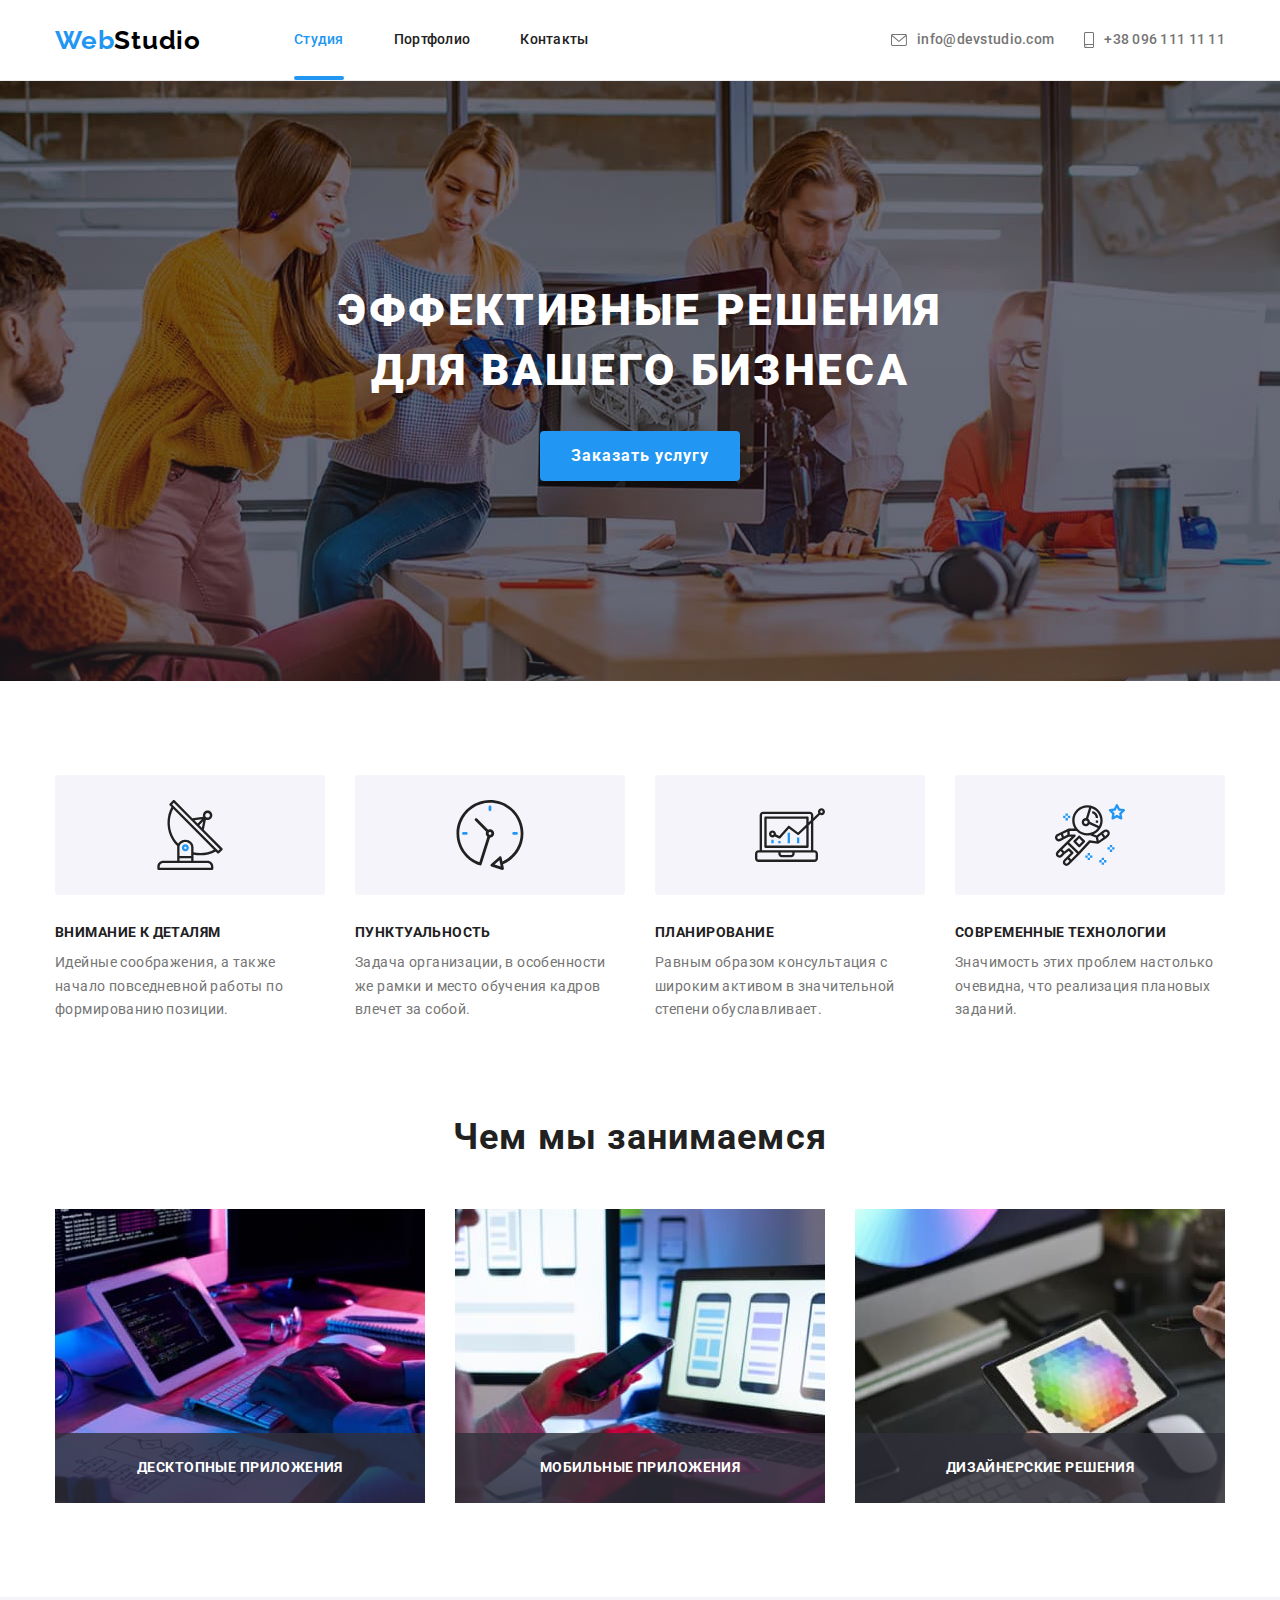
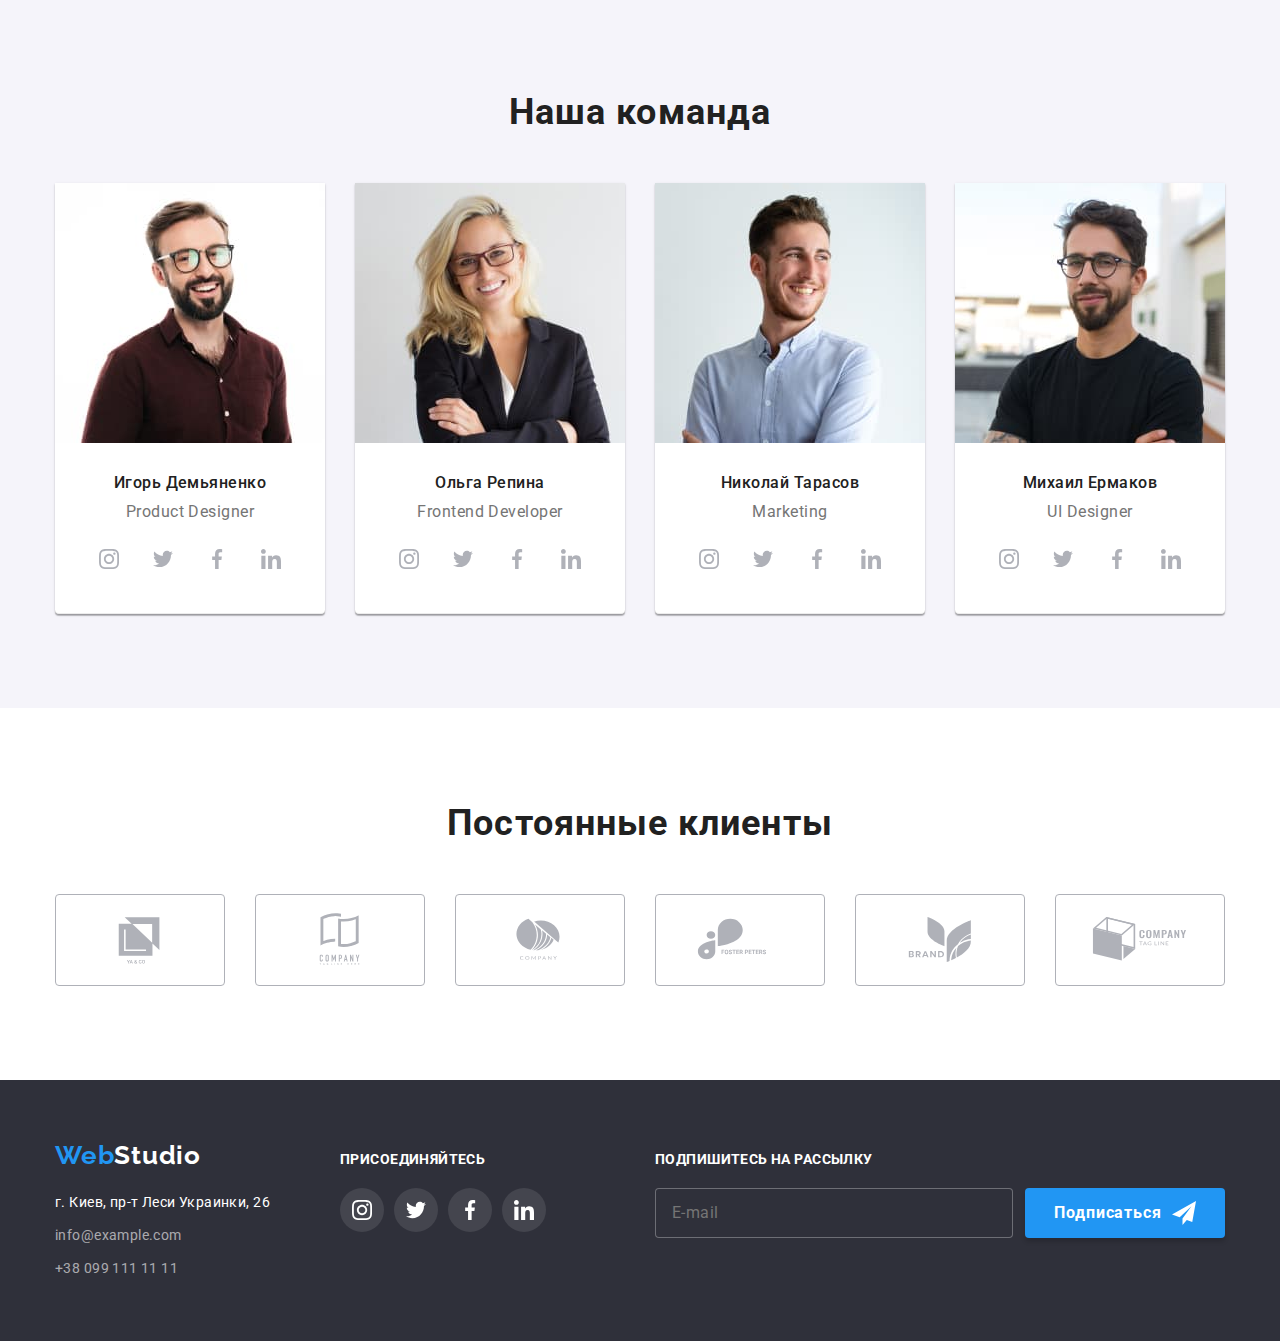
<file: index.html>
<!DOCTYPE html>
<html lang="ru">

<head>
    <meta charset="UTF-8">
    <meta http-equiv="X-UA-Compatible" content="IE=edge">
    <meta name="viewport" content="width=device-width, initial-scale=1.0">
    <link rel="stylesheet" href="https://cdnjs.cloudflare.com/ajax/libs/modern-normalize/1.0.0/modern-normalize.min.css" />
    <link rel="stylesheet" href="./css/main.min.css" />
    <link rel="preconnect" href="https://fonts.googleapis.com">
    <link rel="preconnect" href="https://fonts.gstatic.com" crossorigin>
    <link href="https://fonts.googleapis.com/css2?family=Raleway:wght@700&family=Roboto:wght@400;500;700;900&display=swap"
        rel="stylesheet">
    <title>Студия</title>
</head>

<body>
    <header class="header">
        <div class="container">
            <nav class="header__nav">
                <a href="" class="header__logo"><span class="header__logo--color">Web</span>Studio</a>
                <ul class="header__link-list">
                    <li class="header__item"><a class="header__link header__link--active" href="./index.html">Студия</a></li>
                    <li class="header__item"><a class="header__link" href="./portfolio.html">Портфолио</a></li>
                    <li class="header__item"><a class="header__link" href="">Контакты</a></li>
                </ul>
            </nav>
            <ul class="header__contacts">
                <li class="header__item">
                    <a class="header__link header__link--color" href="mailto:info@devstudio.com">
                        <svg class="header__icon" width="16" height="12">
                            <use href="./images/icons.svg#icon-envelope"></use>
                        </svg>
                        info@devstudio.com
                    </a>
                </li>
                <li class="header__item">
                    <a class="header__link header__link--color" href="tel:+380961111111">
                        <svg class="header__icon" width="10" height="16">
                            <use href="./images/icons.svg#icon-smartphone"></use>
                        </svg>
                        +38 096 111 11 11
                    </a>
                </li>
            </ul>
            <button type="button" class="header__menu-btn" aria-expanded="false" aria-controls="mobile-menu"
                data-menu-button>
                <svg width="40" height="40" aria-label="Кнопка виклику мобільного меню">
                    <use class="header__menu-icon-cross" href="./images/menu-close.svg#icon-close"></use>
                    <use class="header__menu-icon-menu" href="./images/menu-close.svg#icon-menu"></use>
                </svg>
            </button>
            <div class="header__mobile-menu" id="mobile-menu" data-menu>
                <ul class="header__mobile-link-list">
                    <li class="header__item"><a class="header__mobile-link header__mobile-link--active" href="./index.html">Студия</a></li>
                    <li class="header__item"><a class="header__mobile-link" href="./portfolio.html">Портфолио</a></li>
                    <li class="header__item"><a class="header__mobile-link" href="">Контакты</a></li>
                </ul>
                <ul class="header__mobile-contacts">
                    <li class="header__item">
                        <a class="header__mobile-contacts-phone" href="tel:+380961111111">
                            +38 096 111 11 11
                        </a>
                    </li>
                    <li class="header__item">
                        <a class="header__mobile-contacts-email" href="mailto:info@devstudio.com">
                            info@devstudio.com
                        </a>
                    </li>
                </ul>
                <ul class="header__mobile-soc">
                    <li class="header__item"><a class="header__mobile-soc-link" href="">Instagram</a></li>
                    <li class="header__item"><a class="header__mobile-soc-link" href="">Twitter</a></li>
                    <li class="header__item"><a class="header__mobile-soc-link" href="">Facebook</a></li>
                    <li class="header__item"><a class="header__mobile-soc-link" href="">LinkedIn</a></li>
                </ul>
            </div>
        </div>
    </header>
    <main>
        <section class="hero">
            <div class="container">
                <h1 class="hero__title">Эффективные решения для вашего бизнеса</h1>
                <button class="hero__btn" type="button" data-modal-open>Заказать услугу</button>
            </div>
        </section>
        <section class="futures section">
            <div class="container">
                <h2 class="section__title section__title--hidden">Наші переваги</h2>
                <ul class="section__list">
                    <li class="section__item">
                        <div class="futures__icons">
                            <svg width="70" height="70">
                                <use href="./images/icons.svg#icon-antenna"></use>
                            </svg>
                        </div>
                        <h3 class="futures__title">Внимание к деталям</h3>
                        <p class="futures__text">Идейные соображения, а также начало повседневной работы по формированию позиции.</p>
                    </li>
                    <li class="section__item">
                        <div class="futures__icons">
                            <svg width="70" height="70">
                                <use href="./images/icons.svg#icon-clock"></use>
                            </svg>
                        </div>
                        <h3 class="futures__title">Пунктуальность</h3>
                        <p class="futures__text">Задача организации, в особенности же рамки и место обучения кадров влечет за собой.</p>
                    </li>
                    <li class="section__item">
                        <div class="futures__icons">
                            <svg width="70" height="70">
                                <use href="./images/icons.svg#icon-diagram"></use>
                            </svg>
                        </div>
                        <h3 class="futures__title">Планирование</h3>
                        <p class="futures__text">Равным образом консультация с широким активом в значительной степени обуславливает.</p>
                    </li>
                    <li class="section__item">
                        <div class="futures__icons">
                            <svg width="70" height="70">
                                <use href="./images/icons.svg#icon-astronaut"></use>
                            </svg>
                        </div>
                        <h3 class="futures__title">Современные технологии</h3>
                        <p class="futures__text">Значимость этих проблем настолько очевидна, что реализация плановых заданий.</p>
                    </li>
                </ul>
            </div>
        </section>
        <section class="works section">
            <div class="container">
                <h2 class="section__title">Чем мы занимаемся</h2>
                <ul class="section__list">
                    <li class="section__item">
                        <img class="works__img" srcset="./images/box-1.jpg 1x, ./images/box-1-2x.jpg 2x" src="./images/box-1.jpg" alt="Спеціаліст створює розмітку" width="370">
                        <p class="works__card-title">Десктопные приложения</p>
                    </li>
                    <li class="section__item">
                        <img class="works__img" srcset="./images/box-2.jpg 1x, ./images/box-2-2x.jpg 2x" src="./images/box-2.jpg" alt="Спеціаліст розробляє дизайн" width="370">
                        <p class="works__card-title">Мобильные приложения</p>
                    </li>
                    <li class="section__item">
                        <img class="works_img" srcset="./images/box-3.jpg 1x, ./images/box-3-2x.jpg 2x" src="./images/box-3.jpg" alt="Дизайнер оберає кольори" width="370">
                        <p class="works__card-title">Дизайнерские решения</p>
                    </li>
                </ul>
            </div>
        </section>
        <section class="team section">
            <div class="container">
                <h2 class="section__title">Наша команда</h2>
                <ul class="section__list">
                    <li class="section__item team__item">
                        <img class="team__img" srcset="./images/img-1.jpg 1x, ./images/img-1-2x.jpg 2x" src="./images/img-1.jpg" alt="фото Игорь Демьяненко" width="270">
                        <h3 class="team__name">Игорь Демьяненко</h3>
                        <p class="team__name team__profession">Product Designer</p>
                        <div class="social-networks">
                            <a class="social-networks__icon">
                                <svg width="20" height="20">
                                    <use href="./images/icons.svg#icon-instagram"></use>
                                </svg>
                            </a>
                            <a class="social-networks__icon">
                                <svg width="20" height="20">
                                    <use href="./images/icons.svg#icon-twitter"></use>
                                </svg>
                            </a>
                            <a class="social-networks__icon">
                                <svg width="20" height="20">
                                    <use href="./images/icons.svg#icon-facebook"></use>
                                </svg>
                            </a>
                            <a class="social-networks__icon">
                                <svg width="20" height="20">
                                    <use href="./images/icons.svg#icon-linkedin"></use>
                                </svg>
                            </a>
                        </div>
                    </li>
                    <li class="section__item team__item">
                        <img class="team__img" srcset="./images/img-2.jpg 1x, ./images/img-2-2x.jpg 2x" src="./images/img-2.jpg" alt="фото Ольга Репина" width="270">
                        <h3 class="team__name">Ольга Репина</h3>
                        <p class="team__name team__profession">Frontend Developer</p>
                        <div class="social-networks">
                            <a class="social-networks__icon">
                                <svg width="20" height="20">
                                    <use href="./images/icons.svg#icon-instagram"></use>
                                </svg>
                            </a>
                            <a class="social-networks__icon">
                                <svg width="20" height="20">
                                    <use href="./images/icons.svg#icon-twitter"></use>
                                </svg>
                            </a>
                            <a class="social-networks__icon">
                                <svg width="20" height="20">
                                    <use href="./images/icons.svg#icon-facebook"></use>
                                </svg>
                            </a>
                            <a class="social-networks__icon">
                                <svg width="20" height="20">
                                    <use href="./images/icons.svg#icon-linkedin"></use>
                                </svg>
                            </a>
                        </div>
                    </li>
                    <li class="section__item team__item">
                        <img class="team__img" srcset="./images/img-3.jpg 1x, ./images/img-3-2x.jpg 2x" src="./images/img-3.jpg" alt="фото Николай Тарасов" width="270">
                        <h3 class="team__name">Николай Тарасов</h3>
                        <p class="team__name team__profession">Marketing</p>
                        <div class="social-networks">
                            <a class="social-networks__icon">
                                <svg width="20" height="20">
                                    <use href="./images/icons.svg#icon-instagram"></use>
                                </svg>
                            </a>
                            <a class="social-networks__icon">
                                <svg width="20" height="20">
                                    <use href="./images/icons.svg#icon-twitter"></use>
                                </svg>
                            </a>
                            <a class="social-networks__icon">
                                <svg width="20" height="20">
                                    <use href="./images/icons.svg#icon-facebook"></use>
                                </svg>
                            </a>
                            <a class="social-networks__icon">
                                <svg width="20" height="20">
                                    <use href="./images/icons.svg#icon-linkedin"></use>
                                </svg>
                            </a>
                        </div>
                    </li>
                    <li class="section__item team__item">
                        <img class="team__img" srcset="./images/img-4.jpg 1x, ./images/img-4-2x.jpg 2x" src="./images/img-4.jpg" alt="фото Михаил Ермаков" width="270">
                        <h3 class="team__name">Михаил Ермаков</h3>
                        <p class="team__name team__profession">UI Designer</p>
                        <div class="social-networks">
                            <a class="social-networks__icon">
                                <svg width="20" height="20">
                                    <use href="./images/icons.svg#icon-instagram"></use>
                                </svg>
                            </a>
                            <a class="social-networks__icon">
                                <svg width="20" height="20">
                                    <use href="./images/icons.svg#icon-twitter"></use>
                                </svg>
                            </a>
                            <a class="social-networks__icon">
                                <svg width="20" height="20">
                                    <use href="./images/icons.svg#icon-facebook"></use>
                                </svg>
                            </a>
                            <a class="social-networks__icon">
                                <svg width="20" height="20">
                                    <use href="./images/icons.svg#icon-linkedin"></use>
                                </svg>
                            </a>
                        </div>
                    </li>
                </ul>
            </div>
        </section>
        <section class="clients section">
            <div class="container">
                <h2 class="section__title">Постоянные клиенты</h2>
                <ul class="section__list">
                    <li class="clients__icon-item">
                        <a class="clients__icon" href="">
                            <svg width="106" height="60">
                                <use href="./images/icons.svg#icon-logo1"></use>
                            </svg>
                        </a>
                    </li>
                    <li class="clients__icon-item">
                        <a class="clients__icon" href="">
                            <svg width="106" height="60">
                                <use href="./images/icons.svg#icon-logo2"></use>
                            </svg>
                        </a>
                    </li>
                    <li class="clients__icon-item">
                        <a class="clients__icon" href="">
                            <svg width="106" height="60">
                                <use href="./images/icons.svg#icon-logo3"></use>
                            </svg>
                        </a>
                    </li>
                    <li class="clients__icon-item">
                        <a class="clients__icon" href="">
                            <svg width="106" height="60">
                                <use href="./images/icons.svg#icon-logo4"></use>
                            </svg>
                        </a>
                    </li>
                    <li class="clients__icon-item">
                        <a class="clients__icon" href="">
                            <svg width="106" height="60">
                                <use href="./images/icons.svg#icon-logo5"></use>
                            </svg>
                        </a>
                    </li>
                    <li class="clients__icon-item">
                        <a class="clients__icon" href="">
                            <svg width="106" height="60">
                                <use href="./images/icons.svg#icon-logo6"></use>
                            </svg>
                        </a>
                    </li>
                </ul>
            </div>
        </section>
    </main>
    <footer class="footer">
        <div class="container">
            <div class="footer__container-tablet">
                <div class="footer__contacts">
                    <a href="" class="footer__logo"><span class="footer__logo--color">Web</span>Studio</a>
                    <address>
                        <ul class="footer__list">
                            <li class="footer__list-item">
                                <p class="footer__list-item--postmail">г. Киев, пр-т Леси Украинки, 26</p>
                            </li>
                            <li class="footer__list-item">
                                <a class="footer__list-item--email-phone links" href="mailto:info@example.com">info@example.com</a>
                            </li>
                            <li class="footer__list-item">
                                <a class="footer__list-item--email-phone links" href="tel:+380991111111">+38 099 111 11 11</a>
                            </li>
                        </ul>
                    </address>
                </div>
                <div class="footer__join">
                    <strong class="footer__join-text">присоединяйтесь</strong>
                    <div class="footer__join-icons">
                        <a class="footer__join-icon">
                            <svg width="20" height="20">
                                <use href="./images/icons.svg#icon-instagram-w"></use>
                            </svg>
                        </a>
                        <a class="footer__join-icon">
                            <svg width="20" height="20">
                                <use href="./images/icons.svg#icon-twitter-w"></use>
                            </svg>
                        </a>
                        <a class="footer__join-icon">
                            <svg width="20" height="20">
                                <use href="./images/icons.svg#icon-facebook-w"></use>
                            </svg>
                        </a>
                        <a class="footer__join-icon">
                            <svg width="20" height="20">
                                <use href="./images/icons.svg#icon-linkedin-w"></use>
                            </svg>
                        </a>
                    </div>
                </div>
            </div>
            <div class="footer__signup">
                <strong class="footer__signup-text">Подпишитесь на рассылку</strong>
                <form class="footer__signup-form">
                    <input class="footer__signup-input" type="email" name="email" id="email" placeholder="E-mail">
                    <label for="email"></label>
                    <button class="footer__signup-btn" type="submit">
                        Подписаться
                        <span class="footer__signup-btn-img">
                            <svg width="24" height="24">
                                <use href="./images/icons.svg#icon-icon-send"></use>
                            </svg>
                        </span>
                    </button>
                </form>
            </div>
        </div>
    </footer>
    <div class="backdrop backdrop--is-hidden" data-modal>
        <div class="modal">
            <button class="modal__btn-close" data-modal-close>
                <svg width="18" height="18">
                    <use href="./images/icons.svg#icon-close-black"></use>
                </svg>
            </button>
            <p class="modal__send-title">Оставьте свои данные, мы вам перезвоним</p>
            <form class="modal__send-form">
                <label class="modal__send-label" for="name">Имя</label>
                <div class="modal__container-input">
                    <input class="modal__send-input" type="text" name="name" id="name">
                    <svg class="modal__send-icon" width="18" height="18">
                        <use href="./images/icons.svg#icon-person-black"></use>
                    </svg>
                </div>
                <label class="modal__send-label" for="phone">Телефон</label>
                <div class="modal__container-input">
                    <input class="modal__send-input" type="text" name="phone" id="phone">
                    <svg class="modal__send-icon" width="18" height="18">
                        <use href="./images/icons.svg#icon-phone-black"></use>
                    </svg>
                </div>
                <label class="modal__send-label" for="mail">Почта</label>
                <div class="modal__container-input">
                    <input class="modal__send-input" type="text" name="mail" id="mail">
                    <svg class="modal__send-icon" width="18" height="18">
                        <use href="./images/icons.svg#icon-email-black"></use>
                    </svg>
                </div>
                <label class="modal__send-label" for="coment">Комментарий</label>
                <textarea class="modal__send-coment" name="coment" id="coment" placeholder="Введите текст"></textarea>
                <div class="modal__confirm-block">
                    <label class="modal__confirm-label">
                        <input class="modal__checkbox" type="checkbox" name="confirm" id="confirm">
                        <span class="modal__confirm-icon"></span>
                        <span class="modal__confirm-text">Соглашаюсь с рассылкой и принимаю <span class="modal__confirm-agreement">Условия договора</span></span>
                        <svg class="modal__confirm-icon-apply" width="16" height="15">
                            <use href="./images/icons.svg#icon-icon-check"></use>
                        </svg>
                    </label>
                </div>
            </form>
            <button class="modal__send-btn">Отправить</button>
        </div>
    </div>
    <script src="./js/modal.js"></script>
    <script src="./js/mobile-menu.js"></script>
</body>

</html>
</file>
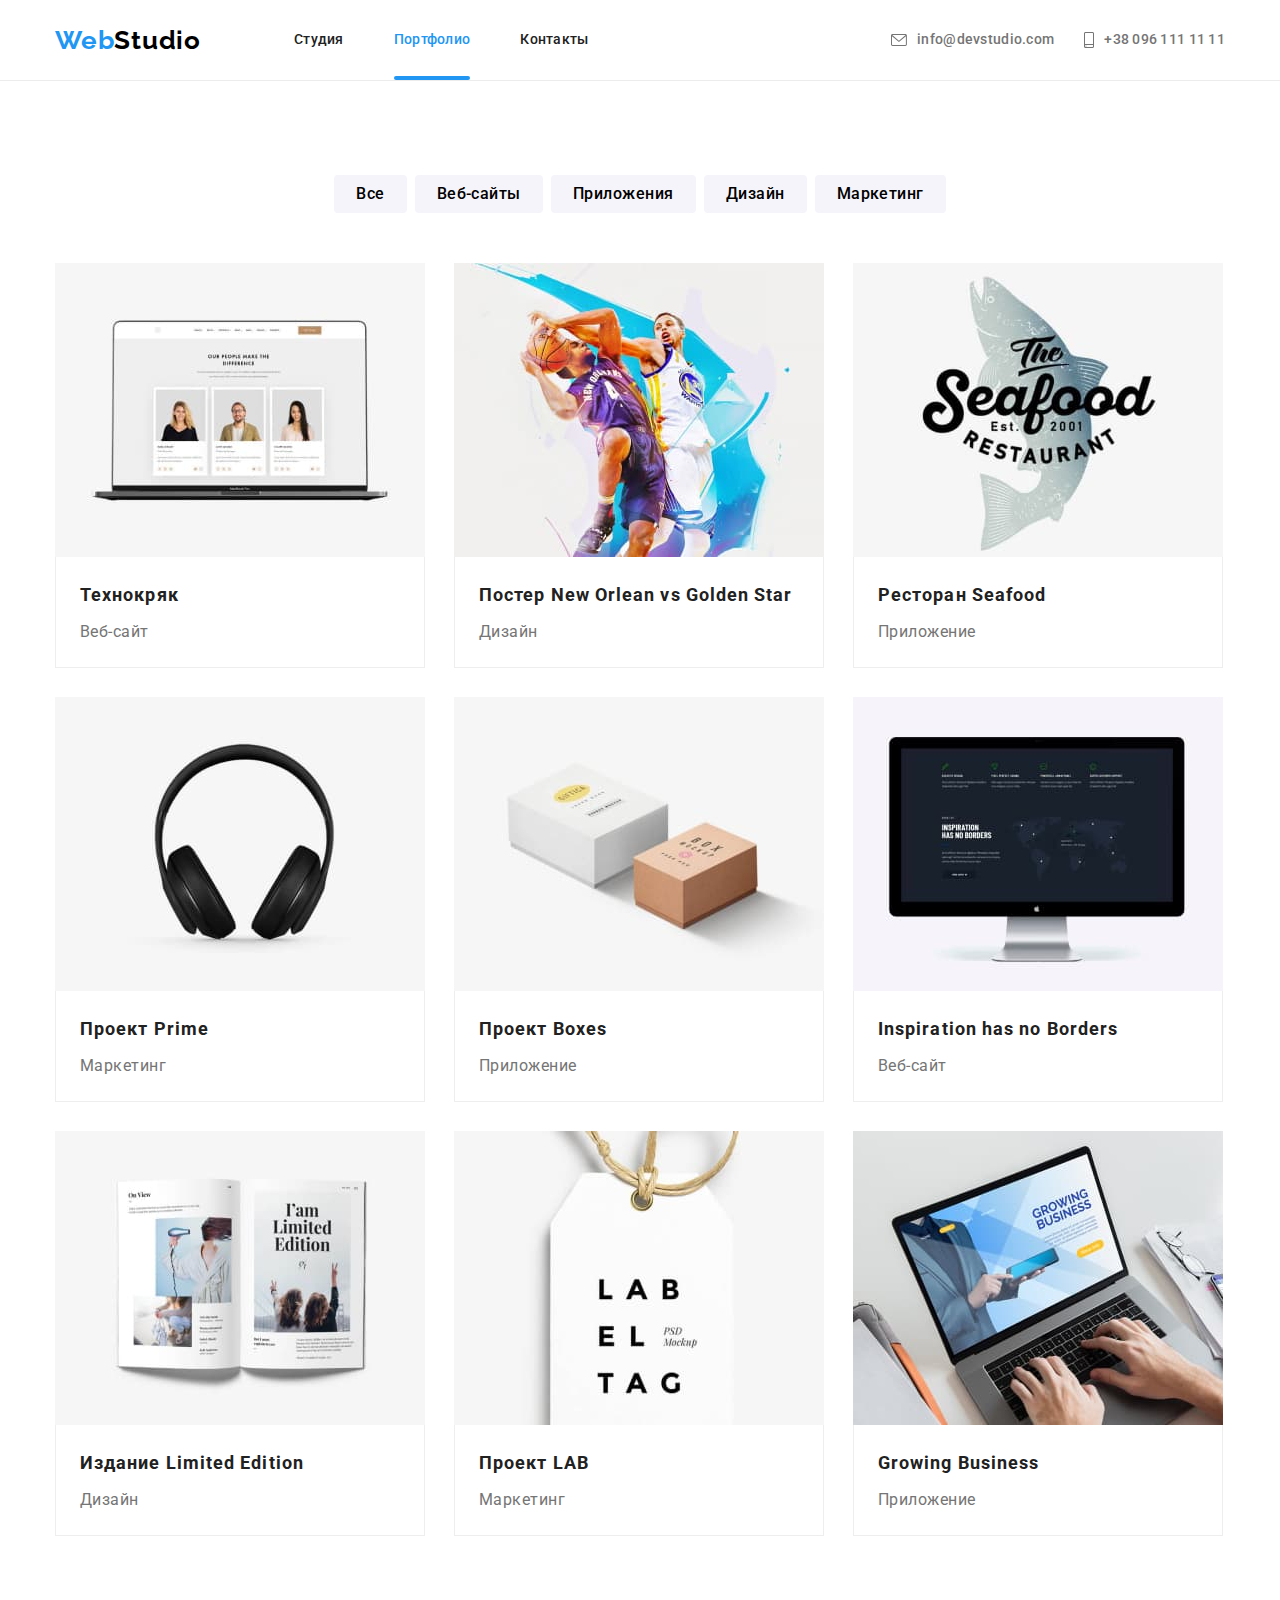
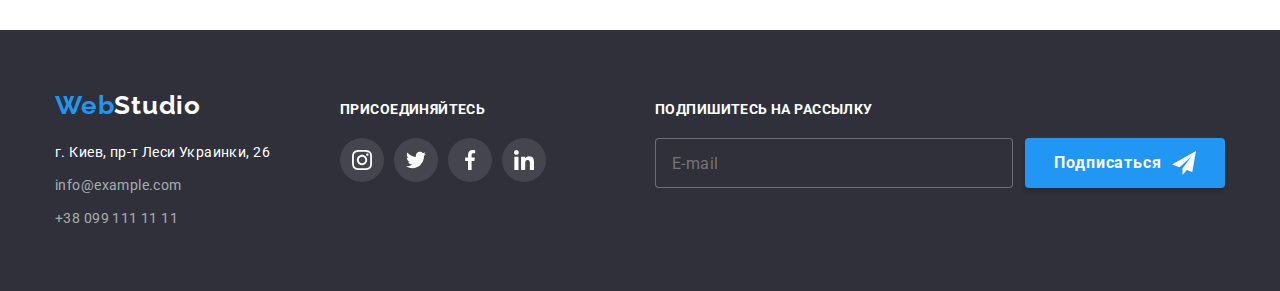
<file: portfolio.html>
<!DOCTYPE html>
<html lang="ru">

<head>
    <meta charset="UTF-8">
    <meta http-equiv="X-UA-Compatible" content="IE=edge">
    <meta name="viewport" content="width=device-width, initial-scale=1.0">
    <link rel="stylesheet" href="https://cdnjs.cloudflare.com/ajax/libs/modern-normalize/1.0.0/modern-normalize.min.css" />
    <link rel="stylesheet" href="./css/main.min.css" />
    <link rel="preconnect" href="https://fonts.googleapis.com">
    <link rel="preconnect" href="https://fonts.gstatic.com" crossorigin>
    <link href="https://fonts.googleapis.com/css2?family=Raleway:wght@700&family=Roboto:wght@400;500;700;900&display=swap"
        rel="stylesheet">
    <title>Студия</title>
</head>

<body>
    <header class="header">
        <div class="container">
            <nav class="header__nav">
                <a href="" class="header__logo"><span class="header__logo--color">Web</span>Studio</a>
                <ul class="header__link-list">
                    <li class="header__item"><a class="header__link" href="./index.html">Студия</a>
                    </li>
                    <li class="header__item"><a class="header__link header__link--active" href="./portfolio.html">Портфолио</a></li>
                    <li class="header__item"><a class="header__link" href="">Контакты</a></li>
                </ul>
            </nav>
            <ul class="header__contacts">
                <li class="header__item">
                    <a class="header__link header__link--color" href="mailto:info@devstudio.com">
                        <svg class="header__icon" width="16" height="12">
                            <use href="./images/icons.svg#icon-envelope"></use>
                        </svg>
                        info@devstudio.com
                    </a>
                </li>
                <li class="header__item">
                    <a class="header__link header__link--color" href="tel:+380961111111">
                        <svg class="header__icon" width="10" height="16">
                            <use href="./images/icons.svg#icon-smartphone"></use>
                        </svg>
                        +38 096 111 11 11
                    </a>
                </li>
            </ul>
            <button type="button" class="header__menu-btn" aria-expanded="false" aria-controls="mobile-menu"
                data-menu-button>
                <svg width="40" height="40" aria-label="Кнопка виклику мобільного меню">
                    <use class="header__menu-icon-cross" href="./images/menu-close.svg#icon-close"></use>
                    <use class="header__menu-icon-menu" href="/images/menu-close.svg#icon-menu"></use>
                </svg>
            </button>
            <div class="header__mobile-menu" id="mobile-menu" data-menu>
                <ul class="header__mobile-link-list">
                    <li class="header__item"><a class="header__mobile-link" href="./index.html">Студия</a></li>
                    <li class="header__item"><a class="header__mobile-link header__mobile-link--active" href="./portfolio.html">Портфолио</a></li>
                    <li class="header__item"><a class="header__mobile-link" href="">Контакты</a></li>
                </ul>
                <ul class="header__mobile-contacts">
                    <li class="header__item">
                        <a class="header__mobile-contacts-phone" href="tel:+380961111111">
                            +38 096 111 11 11
                        </a>
                    </li>
                    <li class="header__item">
                        <a class="header__mobile-contacts-email" href="mailto:info@devstudio.com">
                            info@devstudio.com
                        </a>
                    </li>
                </ul>
                <ul class="header__mobile-soc">
                    <li class="header__item"><a class="header__mobile-soc-link" href="">Instagram</a></li>
                    <li class="header__item"><a class="header__mobile-soc-link" href="">Twitter</a></li>
                    <li class="header__item"><a class="header__mobile-soc-link" href="">Facebook</a></li>
                    <li class="header__item"><a class="header__mobile-soc-link" href="">LinkedIn</a></li>
                </ul>
            </div>
        </div>
    </header>
    <main>
        <section class="portfolio section">
            <div class="container">
                <h1 class="section__title section__title--hidden">Портфолио</h1>
                <ul class="portfolio__btn-list">
                    <li class="portfolio__btn-list-item">
                        <button type="button" class="portfolio__btn">Все</button>
                    </li>
                    <li class="portfolio__btn-list-item">
                        <button type="button" class="portfolio__btn">Веб-сайты</button>
                    </li>
                    <li class="portfolio__btn-list-item">
                        <button type="button" class="portfolio__btn">Приложения</button>
                    </li>
                    <li class="portfolio__btn-list-item">
                        <button type="button" class="portfolio__btn">Дизайн</button>
                    </li>
                    <li class="portfolio__btn-list-item">
                        <button type="button" class="portfolio__btn">Маркетинг</button>
                    </li>
                </ul>
                <ul class="portfolio__list">
                    <li class="portfolio__list-item">
                        <a class="portfolio__block" href="">
                            <div class="portfolio__img">
                                <img class="portfolio__img" srcset="./images/img-p-1.jpg 1x, ./images/img-p-1-2x.jpg 2x" src="./images/img-p-1.jpg" alt="Технокряк">
                                <div class="portfolio__overlay">
                                    <p class="portfolio__overlay-text">Ресурс предлагает комплексные предложения с разным уровнем функционала и сервисов. Все это
                                        позволит
                                        посетителю получить исчерпывающие сведения о компании или частном лице.</p>
                                </div>
                            </div>
                            <div class="portfolio__card">
                                <h2 class="portfolio__title">Технокряк</h2>
                                <p class="portfolio__text crutch">Веб-сайт</p>
                            </div>
                        </a>
                    </li>
                    <li class="portfolio__list-item">
                        <a class="portfolio__block" href="">
                            <div class="portfolio__img">
                                <img class="portfolio__img" srcset="./images/img-p-2.jpg 1x, ./images/img-p-2-2x.jpg 2x" src="./images/img-p-2.jpg" alt="Постер New Orlean vs Golden Star" width="370">
                                <div class="portfolio__overlay">
                                    <p class="portfolio__overlay-text">Ресурс предлагает комплексные предложения с разным уровнем функционала и сервисов. Все это
                                        позволит
                                        посетителю получить исчерпывающие сведения о компании или частном лице.</p>
                                </div>
                            </div>
                            <div class="portfolio__card">
                                <h2 class="portfolio__title">Постер New Orlean vs Golden Star</h2>
                                <p class="portfolio__text">Дизайн</p>
                            </div>
                        </a>
                    </li>
                    <li class="portfolio__list-item">
                        <a class="portfolio__block" href="">
                            <div class="portfolio__img">
                                <img class="portfolio__img" srcset="./images/img-p-3.jpg 1x, ./images/img-p-3-2x.jpg 2x" src="./images/img-p-3.jpg" alt="Ресторан Seafood" width="370">
                                <div class="portfolio__overlay">
                                    <p class="portfolio__overlay-text">Ресурс предлагает комплексные предложения с разным уровнем функционала и сервисов. Все это
                                        позволит
                                        посетителю получить исчерпывающие сведения о компании или частном лице.</p>
                                </div>
                            </div>
                            <div class="portfolio__card">
                                <h2 class="portfolio__title">Ресторан Seafood</h2>
                                <p class="portfolio__text">Приложение</p>
                            </div>
                        </a>
                    </li>
                    <li class="portfolio__list-item">
                        <a class="portfolio__block" href="">
                            <div class="portfolio__img">
                                <img class="portfolio__img" srcset="./images/img-p-4.jpg 1x, ./images/img-p-4-2x.jpg 2x" src="./images/img-p-4.jpg" alt="Проект Prime" width="370">
                                <div class="portfolio__overlay">
                                    <p class="portfolio__overlay-text">Ресурс предлагает комплексные предложения с разным уровнем функционала и сервисов. Все это
                                        позволит
                                        посетителю получить исчерпывающие сведения о компании или частном лице.</p>
                                </div>
                            </div>
                            <div class="portfolio__card">
                                <h2 class="portfolio__title">Проект Prime</h2>
                                <p class="portfolio__text">Маркетинг</p>
                            </div>
                        </a>
                    </li>
                    <li class="portfolio__list-item">
                        <a class="portfolio__block" href="">
                            <div class="portfolio__img">
                                <img class="portfolio__img" srcset="./images/img-p-5.jpg 1x, ./images/img-p-5-2x.jpg 2x" src="./images/img-p-5.jpg" alt="Проект Boxes" width="370">
                                <div class="portfolio__overlay">
                                    <p class="portfolio__overlay-text">Ресурс предлагает комплексные предложения с разным уровнем функционала и сервисов. Все это
                                        позволит
                                        посетителю получить исчерпывающие сведения о компании или частном лице.</p>
                                </div>
                            </div>
                            <div class="portfolio__card">
                                <h2 class="portfolio__title">Проект Boxes</h2>
                                <p class="portfolio__text">Приложение</p>
                            </div>
                        </a>
                    </li>
                    <li class="portfolio__list-item">
                        <a class="portfolio__block" href="">
                            <div class="portfolio__img">
                                <img class="portfolio__img" srcset="./images/img-p-6.jpg 1x, ./images/img-p-6-2x.jpg 2x" src="./images/img-p-6.jpg" alt="Inspiration has no Borders" width="370">
                                <div class="portfolio__overlay">
                                    <p class="portfolio__overlay-text">Ресурс предлагает комплексные предложения с разным уровнем функционала и сервисов. Все это
                                        позволит
                                        посетителю получить исчерпывающие сведения о компании или частном лице.</p>
                                </div>
                            </div>
                            <div class="portfolio__card">
                                <h2 class="portfolio__title">Inspiration has no Borders</h2>
                                <p class="portfolio__text">Веб-сайт</p>
                            </div>
                        </a>
                    </li>
                    <li class="portfolio__list-item">
                        <a class="portfolio__block" href="">
                            <div class="portfolio__img">
                                <img class="portfolio__img" srcset="./images/img-p-7.jpg 1x, ./images/img-p-7-2x.jpg 2x" src="./images/img-p-7.jpg" alt="Издание Limited Edition" width="370">
                                <div class="portfolio__overlay">
                                    <p class="portfolio__overlay-text">Ресурс предлагает комплексные предложения с разным уровнем функционала и сервисов. Все это
                                        позволит
                                        посетителю получить исчерпывающие сведения о компании или частном лице.</p>
                                </div>
                            </div>
                            <div class="portfolio__card">
                                <h2 class="portfolio__title">Издание Limited Edition</h2>
                                <p class="portfolio__text">Дизайн</p>
                            </div>
                        </a>
                    </li>
                    <li class="portfolio__list-item">
                        <a class="portfolio__block" href="">
                            <div class="portfolio__img">
                                <img class="portfolio__img" srcset="./images/img-p-8.jpg 1x, ./images/img-p-8-2x.jpg 2x" src="./images/img-p-8.jpg" alt="Проект LAB" width="370">
                                <div class="portfolio__overlay">
                                    <p class="portfolio__overlay-text">Ресурс предлагает комплексные предложения с разным уровнем функционала и сервисов. Все это
                                        позволит
                                        посетителю получить исчерпывающие сведения о компании или частном лице.</p>
                                </div>
                            </div>
                            <div class="portfolio__card">
                                <h2 class="portfolio__title">Проект LAB</h2>
                                <p class="portfolio__text">Маркетинг</p>
                            </div>
                        </a>
                    </li>
                    <li class="portfolio__list-item">
                        <a class="portfolio__block" href="">
                            <div class="portfolio__img">
                                <img class="portfolio__img" srcset="./images/img-p-9.jpg 1x, ./images/img-p-9-2x.jpg 2x" src="./images/img-p-9.jpg" alt="Growing Business" width="370">
                                <div class="portfolio__overlay">
                                    <p class="portfolio__overlay-text">Ресурс предлагает комплексные предложения с разным уровнем функционала и сервисов. Все это
                                        позволит
                                        посетителю получить исчерпывающие сведения о компании или частном лице.</p>
                                </div>
                            </div>
                            <div class="portfolio__card">
                                <h2 class="portfolio__title">Growing Business</h2>
                                <p class="portfolio__text">Приложение</p>
                            </div>
                        </a>
                    </li>
                </ul>
            </div>
        </section>
    </main>
    <footer class="footer">
        <div class="container">
            <div class="footer__container-tablet">
                <div class="footer__contacts">
                    <a href="" class="footer__logo"><span class="footer__logo--color">Web</span>Studio</a>
                    <address>
                        <ul class="footer__list">
                            <li class="footer__list-item">
                                <p class="footer__list-item--postmail">г. Киев, пр-т Леси Украинки, 26</p>
                            </li>
                            <li class="footer__list-item">
                                <a class="footer__list-item--email-phone links"
                                    href="mailto:info@example.com">info@example.com</a>
                            </li>
                            <li class="footer__list-item">
                                <a class="footer__list-item--email-phone links" href="tel:+380991111111">+38 099 111 11
                                    11</a>
                            </li>
                        </ul>
                    </address>
                </div>
                <div class="footer__join">
                    <strong class="footer__join-text">присоединяйтесь</strong>
                    <div class="footer__join-icons">
                        <a class="footer__join-icon">
                            <svg width="20" height="20">
                                <use href="./images/icons.svg#icon-instagram-w"></use>
                            </svg>
                        </a>
                        <a class="footer__join-icon">
                            <svg width="20" height="20">
                                <use href="./images/icons.svg#icon-twitter-w"></use>
                            </svg>
                        </a>
                        <a class="footer__join-icon">
                            <svg width="20" height="20">
                                <use href="./images/icons.svg#icon-facebook-w"></use>
                            </svg>
                        </a>
                        <a class="footer__join-icon">
                            <svg width="20" height="20">
                                <use href="./images/icons.svg#icon-linkedin-w"></use>
                            </svg>
                        </a>
                    </div>
                </div>
            </div>
            <div class="footer__signup">
                <strong class="footer__signup-text">Подпишитесь на рассылку</strong>
                <form class="footer__signup-form">
                    <input class="footer__signup-input" type="email" name="email" id="email" placeholder="E-mail">
                    <label for="email"></label>
                    <button class="footer__signup-btn" type="submit">
                        Подписаться
                        <span class="footer__signup-btn-img">
                            <svg width="24" height="24">
                                <use href="./images/icons.svg#icon-icon-send"></use>
                            </svg>
                        </span>
                    </button>
                </form>
            </div>
        </div>
    </footer>
    <script src="./js/mobile-menu.js"></script>
</body>
   
</html>
</file>
<file: css/main.min.css>
body{color:#212121;background-color:#fff;font-family:"Roboto",sans-serif}h1,h2,h3,h4,h5,h6,p,ul{margin:0;padding:0}.container{margin:0 auto;padding:0 15px}@media screen and (min-width: 480px){.container{width:480px}}@media screen and (min-width: 768px){.container{width:768px}}@media screen and (min-width: 1200px){.container{width:1200px}}img{display:block;max-width:100%;height:auto}.header{position:relative;padding:16px 0;margin:0 0;border-bottom:1px solid #ececec}@media screen and (min-width: 768px){.header{display:-webkit-box;display:-ms-flexbox;display:flex;padding:0}}@media screen and (min-width: 1200px){.header{padding:0}}.header .container{display:-webkit-box;display:-ms-flexbox;display:flex}@media screen and (min-width: 768px){.header__nav{display:-webkit-box;display:-ms-flexbox;display:flex;-webkit-box-align:center;-ms-flex-align:center;align-items:center}}.header__logo{display:-webkit-box;display:-ms-flexbox;display:flex;-webkit-box-align:center;-ms-flex-align:center;align-items:center;margin-right:78px;font-family:"Raleway",sans-serif;font-weight:700;font-size:24px;line-height:1.17;letter-spacing:.03em;text-decoration:none;color:#000;-webkit-transition:color 250ms cubic-bezier(0.4, 0, 0.2, 1),fill 250ms cubic-bezier(0.4, 0, 0.2, 1);transition:color 250ms cubic-bezier(0.4, 0, 0.2, 1),fill 250ms cubic-bezier(0.4, 0, 0.2, 1)}@media screen and (min-width: 1200px){.header__logo{margin-right:93px;font-size:26px}}.header__logo--color{color:#2196f3}.header__logo:hover,.header__logo:focus{color:#2196f3;fill:#2196f3}.header__link{position:relative;display:-webkit-box;display:-ms-flexbox;display:flex;padding:32px 0;-webkit-box-align:center;-ms-flex-align:center;align-items:center;font-weight:500;font-size:14px;line-height:1.14;letter-spacing:.02em;text-decoration:none;color:#212121;fill:#757575;-webkit-transition:color 250ms cubic-bezier(0.4, 0, 0.2, 1),fill 250ms cubic-bezier(0.4, 0, 0.2, 1);transition:color 250ms cubic-bezier(0.4, 0, 0.2, 1),fill 250ms cubic-bezier(0.4, 0, 0.2, 1)}@media screen and (min-width: 768px)and (max-width: 1199px){.header__link{padding:10px}}.header__link--active{color:#2196f3}.header__link--active::after{position:absolute;bottom:0;content:"";display:block;width:100%;height:4px;border-radius:2px;background-color:#2196f3}@media screen and (min-width: 768px)and (max-width: 1199px){.header__link--active::after{width:calc(100% - 20px);bottom:-18px}}.header__link:hover,.header__link:focus{color:#2196f3;fill:#2196f3}.header__link-list{display:none}@media screen and (min-width: 768px){.header__link-list{display:-webkit-box;display:-ms-flexbox;display:flex;-webkit-box-align:center;-ms-flex-align:center;align-items:center;list-style:none}}.header__link-list .header__item+.header__item{margin-left:30px}@media screen and (min-width: 1200px){.header__link-list .header__item+.header__item{margin-left:50px}}.header__contacts{display:none;list-style:none}@media screen and (min-width: 768px){.header__contacts{display:-webkit-box;display:-ms-flexbox;display:flex;-webkit-box-orient:vertical;-webkit-box-direction:normal;-ms-flex-direction:column;flex-direction:column;margin-left:auto;margin-right:0px;padding:0}}@media screen and (min-width: 1200px){.header__contacts{-webkit-box-orient:horizontal;-webkit-box-direction:normal;-ms-flex-direction:row;flex-direction:row;margin-left:auto}}@media screen and (max-width: 767px){.header__contacts .header__link{padding:0;font-size:12px;line-height:1.17}}@media screen and (max-width: 767px){.header__contacts .header__item:nth-child(1){padding-bottom:10px}}@media screen and (min-width: 1200px){.header__contacts .header__item+.header__item{margin-left:30px}}.header__link--color{color:#757575}.header__icon{margin-right:8px}@media screen and (min-width: 1200px){.header__icon{margin-right:10px}}.header__menu-btn{position:fixed;top:10px;right:15px;display:-webkit-inline-box;display:-ms-inline-flexbox;display:inline-flex;padding:0;margin:0;border:none;background-color:rgba(0,0,0,0);fill:#000;-webkit-transition:fill 250ms cubic-bezier(0.4, 0, 0.2, 1);transition:fill 250ms cubic-bezier(0.4, 0, 0.2, 1);z-index:2}@media screen and (min-width: 768px){.header__menu-btn{display:none}}.header__menu-btn.header__menu-is-open .header__menu-icon-cross{display:block}.header__menu-btn.header__menu-is-open .header__menu-icon-menu{display:none}.header__menu-btn:hover,.header__menu-btn:focus{fill:#2196f3}.header__menu-icon-cross{display:none}.header__mobile-menu{position:fixed;display:none;top:0;right:0;width:100%;padding:48px 40px;background-color:#fff;height:100%;z-index:1}.header__mobile-menu.header__menu-is-open{display:-webkit-box;display:-ms-flexbox;display:flex;-webkit-box-orient:vertical;-webkit-box-direction:normal;-ms-flex-direction:column;flex-direction:column;-webkit-box-pack:justify;-ms-flex-pack:justify;justify-content:space-between}.header__mobile-link-list{list-style:none;margin-bottom:auto}.header__mobile-link-list .header__mobile-link{padding:0;font-weight:500;font-size:40px;line-height:1.17;color:#000;letter-spacing:.02em;text-decoration:none}.header__mobile-link-list .header__mobile-link--active{color:#2196f3}.header__mobile-link-list .header__item:not(:last-child){margin-bottom:32px}.header__mobile-contacts{list-style:none;margin-top:auto;margin-bottom:auto}.header__mobile-contacts .header__item:first-child{margin-bottom:32px}.header__mobile-contacts-phone{font-weight:500;font-size:34px;line-height:1.17;letter-spacing:.02em;color:#2196f3;text-decoration:none}.header__mobile-contacts-email{font-weight:500;font-size:24px;line-height:28px;letter-spacing:.02em;text-decoration:none;color:#757575}.header__mobile-soc{list-style:none;display:-webkit-box;display:-ms-flexbox;display:flex;margin-bottom:0px;margin-top:auto}.header__mobile-soc-link{font-weight:500;font-size:18px;line-height:1.2;letter-spacing:.02em;color:#2196f3;text-decoration:none}.header__mobile-soc .header__item:not(:last-child){padding-right:10px;border-right:1px solid rgba(33,33,33,.2)}.header__mobile-soc .header__item:not(:first-child){padding-left:10px}.hero{margin-left:auto;margin-right:auto;max-width:480px;background-position:center;background-size:cover;background-image:-webkit-gradient(linear, left top, left bottom, from(rgba(0, 0, 0, 0.2)), to(rgba(47, 48, 58, 0.4))),url(../images/header-img-480.jpg);background-image:linear-gradient(rgba(0, 0, 0, 0.2), rgba(47, 48, 58, 0.4)),url(../images/header-img-480.jpg)}@media(min-device-pixel-ratio: 2),(-webkit-min-device-pixel-ratio: 2),(min-resolution: 192dpi),(min-resolution: 2dppx){.hero{background-image:-webkit-gradient(linear, left top, left bottom, from(rgba(0, 0, 0, 0.2)), to(rgba(47, 48, 58, 0.4))),url(../images/header-img-480-2x.jpg);background-image:linear-gradient(rgba(0, 0, 0, 0.2), rgba(47, 48, 58, 0.4)),url(../images/header-img-480-2x.jpg)}}@media screen and (min-width: 768px){.hero{max-width:768px;background-image:-webkit-gradient(linear, left top, left bottom, from(rgba(0, 0, 0, 0.2)), to(rgba(47, 48, 58, 0.4))),url(../images/header-img-768.jpg);background-image:linear-gradient(rgba(0, 0, 0, 0.2), rgba(47, 48, 58, 0.4)),url(../images/header-img-768.jpg)}}@media screen and (min-width: 768px)and (min-device-pixel-ratio: 2),screen and (min-width: 768px)and (-webkit-min-device-pixel-ratio: 2),screen and (min-width: 768px)and (min-resolution: 192dpi),screen and (min-width: 768px)and (min-resolution: 2dppx){.hero{background-image:-webkit-gradient(linear, left top, left bottom, from(rgba(0, 0, 0, 0.2)), to(rgba(47, 48, 58, 0.4))),url(../images/header-img-768-2x.jpg);background-image:linear-gradient(rgba(0, 0, 0, 0.2), rgba(47, 48, 58, 0.4)),url(../images/header-img-768-2x.jpg)}}@media screen and (min-width: 1200px){.hero{max-width:1600px;background-image:-webkit-gradient(linear, left top, left bottom, from(rgba(0, 0, 0, 0.2)), to(rgba(47, 48, 58, 0.4))),url(../images/header-img-1200.jpg);background-image:linear-gradient(rgba(0, 0, 0, 0.2), rgba(47, 48, 58, 0.4)),url(../images/header-img-1200.jpg)}}@media screen and (min-width: 1200px)and (min-device-pixel-ratio: 2),screen and (min-width: 1200px)and (-webkit-min-device-pixel-ratio: 2),screen and (min-width: 1200px)and (min-resolution: 192dpi),screen and (min-width: 1200px)and (min-resolution: 2dppx){.hero{background-image:-webkit-gradient(linear, left top, left bottom, from(rgba(0, 0, 0, 0.2)), to(rgba(47, 48, 58, 0.4))),url(../images/header-img-1200-2x.jpg);background-image:linear-gradient(rgba(0, 0, 0, 0.2), rgba(47, 48, 58, 0.4)),url(../images/header-img-1200-2x.jpg)}}.hero .container{padding:118px 60px}@media screen and (min-width: 768px){.hero .container{padding:118px 204px}}@media screen and (min-width: 1200px){.hero .container{padding-top:200px;padding-bottom:200px}}.hero__title{display:block;margin-bottom:30px;font-weight:900;font-size:26px;line-height:1.62;text-align:center;letter-spacing:.06em;text-transform:uppercase;color:#fff}@media screen and (min-width: 1200px){.hero__title{width:700px;margin-left:auto;margin-right:auto;margin-bottom:30px;font-size:44px;line-height:1.36}}.hero__btn{display:-webkit-box;display:-ms-flexbox;display:flex;margin-left:auto;margin-right:auto;-webkit-box-align:center;-ms-flex-align:center;align-items:center;-webkit-box-pack:center;-ms-flex-pack:center;justify-content:center;width:200px;height:50px;border:none;-webkit-box-shadow:0px 4px 4px rgba(0,0,0,.15);box-shadow:0px 4px 4px rgba(0,0,0,.15);border-radius:4px;font-family:"Roboto",sans-serif;font-weight:700;font-size:16px;line-height:1.88;letter-spacing:.06em;color:#fff;background-color:#2196f3;cursor:pointer;-webkit-transition:color 250ms cubic-bezier(0.4, 0, 0.2, 1);transition:color 250ms cubic-bezier(0.4, 0, 0.2, 1)}.hero__btn:hover,.hero__btn:focus{color:#000}.section{padding-top:60px;padding-bottom:60px}@media screen and (min-width: 1200px){.section{padding-top:94px;padding-bottom:94px}}.section__title{margin-bottom:30px;font-weight:700;font-size:28px;line-height:1.17;text-align:center;letter-spacing:.03em}@media screen and (min-width: 1200px){.section__title{font-size:36px;margin-bottom:50px}}.section__title--hidden{display:none}.section__list{list-style:none}@media screen and (min-width: 768px){.section__list{display:-webkit-box;display:-ms-flexbox;display:flex}}.section__item+.section__item{margin-top:30px}@media screen and (min-width: 768px){.section__item+.section__item{margin-top:0px}}@media screen and (min-width: 1200px){.section__item+.section__item{margin-left:30px}}.section__item{position:relative}@media screen and (min-width: 768px){.futures .section__list{display:-webkit-box;display:-ms-flexbox;display:flex;-ms-flex-wrap:wrap;flex-wrap:wrap;gap:30px;-ms-flex-preferred-size:calc((100% - 60px)/2);flex-basis:calc((100% - 60px)/2)}}@media screen and (min-width: 1200px){.futures .section__list{-ms-flex-wrap:nowrap;flex-wrap:nowrap;gap:0}}@media screen and (min-width: 768px){.futures .section__item{width:calc(50% - 15px)}}@media screen and (min-width: 1200px){.futures .section__item{width:100%}}.futures__icons{display:-webkit-box;display:-ms-flexbox;display:flex;-webkit-box-align:center;-ms-flex-align:center;align-items:center;-webkit-box-pack:center;-ms-flex-pack:center;justify-content:center;width:100%;height:120px;margin-bottom:30px;background:#f5f4fa;border-radius:4px}@media screen and (min-width: 1200px){.futures__icons{width:270px}}.futures__title{margin-bottom:10px;font-weight:700;font-size:14px;line-height:1.14;letter-spacing:.03em;text-align:center;text-transform:uppercase}@media screen and (min-width: 768px){.futures__title{text-align:left}}.futures__text{font-size:14px;line-height:1.71;letter-spacing:.03em;color:#757575}.works{padding-top:0}@media screen and (max-width: 1199px){.works{display:none}}.works__img{display:block;max-width:100%;height:auto}.works__card-title{position:absolute;bottom:0;display:-webkit-box;display:-ms-flexbox;display:flex;-webkit-box-align:center;-ms-flex-align:center;align-items:center;-webkit-box-pack:center;-ms-flex-pack:center;justify-content:center;width:100%;height:70px;background-color:rgba(47,48,58,.8);font-weight:700;font-size:14px;line-height:1.14;letter-spacing:.03em;text-transform:uppercase;color:#fff}.team{background-color:#f5f4fa}@media screen and (min-width: 768px){.team .section__list{display:-webkit-box;display:-ms-flexbox;display:flex;-ms-flex-wrap:wrap;flex-wrap:wrap;gap:30px;-ms-flex-preferred-size:calc((100% - 60px)/2);flex-basis:calc((100% - 60px)/2)}}@media screen and (min-width: 1200px){.team .section__list{-ms-flex-wrap:nowrap;flex-wrap:nowrap;gap:0}}.team__item{-webkit-box-shadow:0px 1px 3px rgba(0,0,0,.12),0px 1px 1px rgba(0,0,0,.14),0px 2px 1px rgba(0,0,0,.2);box-shadow:0px 1px 3px rgba(0,0,0,.12),0px 1px 1px rgba(0,0,0,.14),0px 2px 1px rgba(0,0,0,.2);border-bottom:1px solid #ececec;border-radius:0px 0px 4px 4px;background-color:#fff}@media screen and (min-width: 768px){.team__item{width:calc(50% - 15px)}}.team__img{display:block;width:100%;margin-bottom:30px}.team__name{font-size:16px;font-weight:500;line-height:1.19;text-align:center;letter-spacing:.03em}.team__profession{display:block;margin-top:10px;margin-bottom:0px;font-size:16px;font-weight:400;color:#757575}.social-networks{display:-webkit-box;display:-ms-flexbox;display:flex;width:206px;-webkit-box-pack:justify;-ms-flex-pack:justify;justify-content:space-between;margin-top:16px;margin-bottom:32px;margin-left:auto;margin-right:auto}.social-networks__icon{display:-webkit-box;display:-ms-flexbox;display:flex;width:44px;height:44px;-webkit-box-align:center;-ms-flex-align:center;align-items:center;-webkit-box-pack:center;-ms-flex-pack:center;justify-content:center;background:none;border:none;border-radius:50%;fill:#afb1b8;-webkit-transition:background-color 250ms cubic-bezier(0.4, 0, 0.2, 1),fill 250ms cubic-bezier(0.4, 0, 0.2, 1);transition:background-color 250ms cubic-bezier(0.4, 0, 0.2, 1),fill 250ms cubic-bezier(0.4, 0, 0.2, 1)}.social-networks__icon:hover,.social-networks__icon:focus{background-color:#2196f3;fill:#fff}.clients .section__list{display:-webkit-box;display:-ms-flexbox;display:flex;-ms-flex-wrap:wrap;flex-wrap:wrap;gap:30px;list-style:none;-ms-flex-preferred-size:calc((100% - 60px)/2);flex-basis:calc((100% - 60px)/2)}@media screen and (min-width: 768px){.clients .section__list{display:-webkit-box;display:-ms-flexbox;display:flex;-ms-flex-wrap:wrap;flex-wrap:wrap;gap:30px;-ms-flex-preferred-size:calc((100% - 60px)/3);flex-basis:calc((100% - 60px)/3)}}@media screen and (min-width: 1200px){.clients .section__list{-ms-flex-wrap:nowrap;flex-wrap:nowrap}}.clients__icon-item{width:calc((100% - 30px)/2)}@media screen and (min-width: 768px){.clients__icon-item{width:calc((100% - 60px)/3)}}@media screen and (min-width: 1200px){.clients__icon-item{width:170px}}.clients__icon{display:-webkit-box;display:-ms-flexbox;display:flex;-webkit-box-align:center;-ms-flex-align:center;align-items:center;-webkit-box-pack:center;-ms-flex-pack:center;justify-content:center;height:92px;border:1px solid #afb1b8;border-radius:4px;fill:#afb1b8;-webkit-transition:background-color 250ms cubic-bezier(0.4, 0, 0.2, 1),fill 250ms cubic-bezier(0.4, 0, 0.2, 1),border-color 250ms cubic-bezier(0.4, 0, 0.2, 1);transition:background-color 250ms cubic-bezier(0.4, 0, 0.2, 1),fill 250ms cubic-bezier(0.4, 0, 0.2, 1),border-color 250ms cubic-bezier(0.4, 0, 0.2, 1)}@media screen and (min-width: 1200px){.clients__icon{width:170px}}.clients__icon:hover,.clients__icon:focus{background-color:#fff;border-color:#2196f3;fill:#2196f3}.footer{background-color:#2f303a;padding-top:60px;padding-bottom:60px}@media screen and (min-width: 1200px){.footer .container{display:-webkit-box;display:-ms-flexbox;display:flex;-webkit-box-align:baseline;-ms-flex-align:baseline;align-items:baseline}}@media screen and (min-width: 768px){.footer__container-tablet{display:-webkit-box;display:-ms-flexbox;display:flex;-webkit-box-align:baseline;-ms-flex-align:baseline;align-items:baseline}}@media screen and (min-width: 768px){.footer__contacts{margin-left:61px;margin-right:auto}}@media screen and (min-width: 1200px){.footer__contacts{margin-left:0}}.footer__list{list-style:none}.footer__list-item{font-size:14px;line-height:1.71;letter-spacing:.03em;color:#fff;font-style:normal;text-align:center}@media screen and (min-width: 1200px){.footer__list-item{text-align:left}}.footer__list-item--postmail{color:#fff}.footer__list-item--email-phone{text-decoration:none;color:rgba(255,255,255,.6);fill:#757575;-webkit-transition:color 250ms cubic-bezier(0.4, 0, 0.2, 1),fill 250ms cubic-bezier(0.4, 0, 0.2, 1);transition:color 250ms cubic-bezier(0.4, 0, 0.2, 1),fill 250ms cubic-bezier(0.4, 0, 0.2, 1)}.footer__list-item--email-phone:hover,.footer__list-item--email-phone:focus{color:#2196f3;fill:#2196f3}.footer__list-item+.footer__list-item{margin-top:9px}.footer__logo{display:-webkit-box;display:-ms-flexbox;display:flex;-webkit-box-pack:center;-ms-flex-pack:center;justify-content:center;margin-right:0px;margin-bottom:20px;font-family:"Raleway",sans-serif;font-weight:700;font-size:26px;line-height:1.19;letter-spacing:.03em;text-decoration:none;color:#fff;-webkit-transition:color 250ms cubic-bezier(0.4, 0, 0.2, 1),fill 250ms cubic-bezier(0.4, 0, 0.2, 1);transition:color 250ms cubic-bezier(0.4, 0, 0.2, 1),fill 250ms cubic-bezier(0.4, 0, 0.2, 1)}@media screen and (min-width: 1200px){.footer__logo{-webkit-box-pack:left;-ms-flex-pack:left;justify-content:left}}.footer__logo--color{color:#2196f3}.footer__logo:hover,.footer__logo:focus{color:#2196f3;fill:#2196f3}.footer__join{margin-top:60px}@media screen and (min-width: 768px){.footer__join{margin-top:0;margin-right:75px}}@media screen and (min-width: 1200px){.footer__join{margin-right:0;margin-left:70px}}.footer__join-text{display:block;font-weight:700;font-size:14px;line-height:1.14;letter-spacing:.03em;text-transform:uppercase;text-align:center;color:#fff}@media screen and (min-width: 1200px){.footer__join-text{text-align:left}}.footer__join-icons{display:-webkit-box;display:-ms-flexbox;display:flex;-webkit-box-pack:center;-ms-flex-pack:center;justify-content:center;margin-top:20px}.footer__join-icon{display:-webkit-box;display:-ms-flexbox;display:flex;-webkit-box-align:center;-ms-flex-align:center;align-items:center;-webkit-box-pack:center;-ms-flex-pack:center;justify-content:center;width:44px;height:44px;border:none;border-radius:50%;background:rgba(255,255,255,.1);-webkit-transition:background-color 250ms cubic-bezier(0.4, 0, 0.2, 1),fill 250ms cubic-bezier(0.4, 0, 0.2, 1);transition:background-color 250ms cubic-bezier(0.4, 0, 0.2, 1),fill 250ms cubic-bezier(0.4, 0, 0.2, 1)}.footer__join-icon:hover,.footer__join-icon:focus{background-color:#2196f3;fill:#fff}.footer__join-icon+.footer__join-icon{margin-left:10px}.footer__signup{margin-left:auto;margin-top:60px}@media screen and (min-width: 768px)and (max-width: 1199px){.footer__signup{margin-top:60px;margin-right:auto;width:450px}}@media screen and (min-width: 1200px){.footer__signup{margin-top:0}}.footer__signup-text{display:block;margin-bottom:20px;font-weight:700;font-size:14px;line-height:1.14;letter-spacing:.03em;text-transform:uppercase;text-align:center;color:#fff}@media screen and (min-width: 1200px){.footer__signup-text{text-align:left}}.footer__signup-form{display:-webkit-box;display:-ms-flexbox;display:flex;-webkit-box-orient:vertical;-webkit-box-direction:normal;-ms-flex-direction:column;flex-direction:column;-webkit-box-align:center;-ms-flex-align:center;align-items:center;-webkit-box-pack:center;-ms-flex-pack:center;justify-content:center}@media screen and (min-width: 1200px){.footer__signup-form{-webkit-box-orient:horizontal;-webkit-box-direction:normal;-ms-flex-direction:row;flex-direction:row}}.footer__signup-input{display:block;width:100%;height:50px;padding-left:16px;margin-bottom:20px;font-family:"Roboto",sans-serif;font-style:normal;font-weight:400;font-size:16px;line-height:1.25;letter-spacing:.03em;color:rgba(255,255,255,.6);background-color:#2f303a;border:1px solid rgba(255,255,255,.3);border-radius:4px}@media screen and (min-width: 1200px){.footer__signup-input{width:358px;margin-bottom:0px}}.footer__signup-btn{display:-webkit-box;display:-ms-flexbox;display:flex;-webkit-box-align:center;-ms-flex-align:center;align-items:center;-webkit-box-pack:center;-ms-flex-pack:center;justify-content:center;width:200px;height:50px;margin-left:12px;font-family:"Roboto",sans-serif;font-style:normal;font-weight:700;font-size:16px;line-height:1.88;text-align:center;letter-spacing:.06em;color:#fff;background-color:#2196f3;-webkit-box-shadow:0px 4px 4px rgba(0,0,0,.15);box-shadow:0px 4px 4px rgba(0,0,0,.15);border-radius:4px;border:none;cursor:pointer;fill:#fff;-webkit-transition:color 250ms cubic-bezier(0.4, 0, 0.2, 1),fill 250ms cubic-bezier(0.4, 0, 0.2, 1);transition:color 250ms cubic-bezier(0.4, 0, 0.2, 1),fill 250ms cubic-bezier(0.4, 0, 0.2, 1)}.footer__signup-btn:hover,.footer__signup-btn:focus{color:#000;fill:#000}.footer__signup-btn-img{display:-webkit-box;display:-ms-flexbox;display:flex;-webkit-box-align:center;-ms-flex-align:center;align-items:center;-webkit-box-pack:center;-ms-flex-pack:center;justify-content:center;margin-left:10px}.backdrop{position:fixed;top:0;left:0;width:100%;height:100%;padding-left:15px;padding-right:15px;padding-top:93px;background-color:rgba(0,0,0,.2);opacity:1;-webkit-transition:opacity 250ms cubic-bezier(0.4, 0, 0.2, 1);transition:opacity 250ms cubic-bezier(0.4, 0, 0.2, 1)}.backdrop--is-hidden{opacity:0;pointer-events:none}.backdrop--is-hidden .modal{-webkit-transform:translate(-50%, -50%) scale(0.7);transform:translate(-50%, -50%) scale(0.7)}.modal{position:absolute;top:50%;left:50%;-webkit-transform:translate(-50%, -50%);transform:translate(-50%, -50%);padding:40px;width:100%;max-width:450px;height:609px;background-color:#fff;-webkit-transform:translate(-50%, -50%) scale(1);transform:translate(-50%, -50%) scale(1);-webkit-transition:-webkit-transform 250ms cubic-bezier(0.4, 0, 0.2, 1);transition:-webkit-transform 250ms cubic-bezier(0.4, 0, 0.2, 1);transition:transform 250ms cubic-bezier(0.4, 0, 0.2, 1);transition:transform 250ms cubic-bezier(0.4, 0, 0.2, 1), -webkit-transform 250ms cubic-bezier(0.4, 0, 0.2, 1)}@media screen and (min-width: 1200px){.modal{width:528px;height:581px;max-width:100%}}.modal__btn-close{position:absolute;display:-webkit-box;display:-ms-flexbox;display:flex;-webkit-box-align:center;-ms-flex-align:center;align-items:center;-webkit-box-pack:center;-ms-flex-pack:center;justify-content:center;width:30px;height:30px;top:8px;right:8px;margin-left:auto;background:#fff;border:1px solid rgba(0,0,0,.1);border-radius:50%;fill:black-text-color;-webkit-transition:fill 250ms cubic-bezier(0.4, 0, 0.2, 1);transition:fill 250ms cubic-bezier(0.4, 0, 0.2, 1)}.modal__btn-close:hover,.modal__btn-close:focus{fill:#2196f3}.modal__send-title{display:-webkit-box;display:-ms-flexbox;display:flex;-webkit-box-align:center;-ms-flex-align:center;align-items:center;-webkit-box-pack:center;-ms-flex-pack:center;justify-content:center;font-weight:700;font-size:20px;line-height:1.5;text-align:center;letter-spacing:.03em;color:#212121;margin-bottom:12px}.modal__send-form{display:-webkit-box;display:-ms-flexbox;display:flex;-webkit-box-orient:vertical;-webkit-box-direction:normal;-ms-flex-direction:column;flex-direction:column;margin-bottom:30px}.modal__send-label{font-size:12px;line-height:1.17;letter-spacing:.01em;color:#757575;margin-bottom:4px}.modal__container-input{position:relative;-webkit-transition:fill 250ms cubic-bezier(0.4, 0, 0.2, 1);transition:fill 250ms cubic-bezier(0.4, 0, 0.2, 1)}.modal__container-input:hover,.modal__container-input:focus{fill:#2196f3}.modal__send-input{border:1px solid rgba(33,33,33,.2);border-radius:4px;height:40px;width:100%;font-size:12px;line-height:1.17;letter-spacing:.01em;color:#757575;padding-left:42px;-webkit-transition:border-color 250ms cubic-bezier(0.4, 0, 0.2, 1);transition:border-color 250ms cubic-bezier(0.4, 0, 0.2, 1)}.modal__send-input:hover,.modal__send-input:focus{border-color:#2196f3}.modal__send-icon{position:absolute;top:11px;left:12px}.modal__send-label+.modal__container-input{margin-bottom:10px}.modal__send-coment{height:120px;padding:12px;font-size:12px;line-height:1.17;letter-spacing:.01em;border:1px solid rgba(33,33,33,.2);border-radius:4px;resize:none;color:rgba(117,117,117,.5);-webkit-transition:border-color 250ms cubic-bezier(0.4, 0, 0.2, 1);transition:border-color 250ms cubic-bezier(0.4, 0, 0.2, 1)}.modal__send-coment:hover,.modal__send-coment:focus{border-color:#2196f3}.modal__confirm-label{position:relative;font-size:14px;line-height:1.71;letter-spacing:.03em;color:#757575}.modal__confirm-block{position:relative;display:-webkit-box;display:-ms-flexbox;display:flex;-webkit-box-align:center;-ms-flex-align:center;align-items:center;-webkit-box-pack:center;-ms-flex-pack:center;justify-content:center;margin-top:20px}.modal__checkbox{-moz-appearance:none;-webkit-appearance:none;appearance:none}.modal__confirm-icon{display:inline-block;padding:0;margin-right:2px;width:14px;height:13px;border:1px solid #212121}.modal__checkbox:checked~.modal__confirm-icon-apply{opacity:1}.modal__confirm-icon-apply{position:absolute;top:2px;left:2px;opacity:0}.modal__confirm-text{font-size:12px;line-height:1.17;letter-spacing:.03em;color:#757575}@media screen and (min-width: 1200px){.modal__confirm-text{font-size:14px;line-height:1.71}}.modal__confirm-agreement{text-decoration:underline;color:#2196f3}.modal__send-btn{display:block;margin-left:auto;margin-right:auto;width:200px;height:50px;font-weight:700;line-height:1.88;letter-spacing:.06em;color:#fff;background:#2196f3;-webkit-box-shadow:0px 4px 4px rgba(0,0,0,.15);box-shadow:0px 4px 4px rgba(0,0,0,.15);border-radius:4px;border:none}.portfolio__btn-list{display:-webkit-box;display:-ms-flexbox;display:flex;-ms-flex-wrap:wrap;flex-wrap:wrap;list-style:none}@media screen and (min-width: 768px){.portfolio__btn-list{-ms-flex-wrap:nowrap;flex-wrap:nowrap;-webkit-box-pack:center;-ms-flex-pack:center;justify-content:center;-ms-flex-line-pack:start;align-content:flex-start;margin-bottom:30px}}@media screen and (min-width: 1200px){.portfolio__btn-list{-ms-flex-wrap:nowrap;flex-wrap:nowrap;-webkit-box-pack:center;-ms-flex-pack:center;justify-content:center;-ms-flex-line-pack:start;align-content:flex-start;margin-bottom:50px}}@media screen and (max-width: 767px){.portfolio__btn-list .portfolio__btn-list-item:not(:nth-child(3n+1)){margin-left:8px}.portfolio__btn-list .portfolio__btn-list-item:first-child{margin-bottom:15px}.portfolio__btn-list .portfolio__btn-list-item:last-child{margin-bottom:40px}}@media screen and (min-width: 768px){.portfolio__btn-list .portfolio__btn-list-item+.portfolio__btn-list-item{margin-left:8px}}.portfolio__btn{padding:6px 22px;font-family:"Roboto",sans-serif;font-weight:500;font-size:16px;line-height:1.62;text-align:center;letter-spacing:.03em;background-color:#f5f4fa;border-radius:4px;border:none;cursor:pointer;-webkit-transition:background-color 250ms cubic-bezier(0.4, 0, 0.2, 1),color 250ms cubic-bezier(0.4, 0, 0.2, 1),-webkit-box-shadow 250ms cubic-bezier(0.4, 0, 0.2, 1);transition:background-color 250ms cubic-bezier(0.4, 0, 0.2, 1),color 250ms cubic-bezier(0.4, 0, 0.2, 1),-webkit-box-shadow 250ms cubic-bezier(0.4, 0, 0.2, 1);transition:background-color 250ms cubic-bezier(0.4, 0, 0.2, 1),color 250ms cubic-bezier(0.4, 0, 0.2, 1),box-shadow 250ms cubic-bezier(0.4, 0, 0.2, 1);transition:background-color 250ms cubic-bezier(0.4, 0, 0.2, 1),color 250ms cubic-bezier(0.4, 0, 0.2, 1),box-shadow 250ms cubic-bezier(0.4, 0, 0.2, 1),-webkit-box-shadow 250ms cubic-bezier(0.4, 0, 0.2, 1)}.portfolio__btn:hover,.portfolio__btn:focus{color:#fff;background-color:#2196f3;-webkit-box-shadow:0px 3px 1px rgba(0,0,0,.1),0px 1px 2px rgba(0,0,0,.08),0px 2px 2px rgba(0,0,0,.12);box-shadow:0px 3px 1px rgba(0,0,0,.1),0px 1px 2px rgba(0,0,0,.08),0px 2px 2px rgba(0,0,0,.12)}.portfolio__list{display:-webkit-box;display:-ms-flexbox;display:flex;-webkit-box-orient:vertical;-webkit-box-direction:normal;-ms-flex-direction:column;flex-direction:column;-webkit-box-align:center;-ms-flex-align:center;align-items:center;-webkit-box-pack:center;-ms-flex-pack:center;justify-content:center;list-style:none}@media screen and (max-width: 767px){.portfolio__list .portfolio__list-item:not(:last-child){margin-bottom:30px}}@media screen and (min-width: 768px){.portfolio__list{-webkit-box-pack:start;-ms-flex-pack:start;justify-content:flex-start;-webkit-box-orient:horizontal;-webkit-box-direction:normal;-ms-flex-direction:row;flex-direction:row;-ms-flex-wrap:wrap;flex-wrap:wrap;gap:29px}.portfolio__list .portfolio__list-item{-ms-flex-preferred-size:calc((100% - 60px)/2);flex-basis:calc((100% - 60px)/2)}}@media screen and (min-width: 1200px){.portfolio__list{-webkit-box-orient:horizontal;-webkit-box-direction:normal;-ms-flex-direction:row;flex-direction:row;-ms-flex-wrap:wrap;flex-wrap:wrap;gap:29px}.portfolio__list .portfolio__list-item{-ms-flex-preferred-size:calc((100% - 60px)/3);flex-basis:calc((100% - 60px)/3)}}.portfolio__list-item{width:100%}@media screen and (min-width: 768px){.portfolio__list-item{width:354px}}@media screen and (min-width: 1200px){.portfolio__list-item{width:370px}}.portfolio__title{font-style:normal;font-weight:700;font-size:18px;line-height:2;letter-spacing:.06em;color:#212121}.portfolio__text{display:block;margin-top:4px;line-height:1.88;letter-spacing:.03em;color:#757575}.portfolio__card{padding:20px 24px;margin:0;border-left:1px solid #eee;border-right:1px solid #eee;border-bottom:1px solid #eee}@media screen and (min-width: 768px)and (max-width: 1199px){.crutch{padding-bottom:40px}}.portfolio__img{position:relative;display:block;width:100%;overflow:hidden;-webkit-transition:-webkit-box-shadow 250ms cubic-bezier(0.4, 0, 0.2, 1);transition:-webkit-box-shadow 250ms cubic-bezier(0.4, 0, 0.2, 1);transition:box-shadow 250ms cubic-bezier(0.4, 0, 0.2, 1);transition:box-shadow 250ms cubic-bezier(0.4, 0, 0.2, 1), -webkit-box-shadow 250ms cubic-bezier(0.4, 0, 0.2, 1)}@media screen and (min-width: 768px){.portfolio__img{width:354px}}@media screen and (min-width: 1200px){.portfolio__img{width:370px}}.portfolio__overlay{position:absolute;top:0;left:0;width:100%;height:100%;background:rgba(33,150,243,.9);-webkit-transform:translateY(100%);transform:translateY(100%);-webkit-transition:-webkit-transform 250ms cubic-bezier(0.4, 0, 0.2, 1);transition:-webkit-transform 250ms cubic-bezier(0.4, 0, 0.2, 1);transition:transform 250ms cubic-bezier(0.4, 0, 0.2, 1);transition:transform 250ms cubic-bezier(0.4, 0, 0.2, 1), -webkit-transform 250ms cubic-bezier(0.4, 0, 0.2, 1);opacity:0}.portfolio__block:hover .portfolio__overlay{-webkit-transform:translateY(0);transform:translateY(0);opacity:1}.portfolio__overlay-text{display:block;font-weight:400;font-size:18px;line-height:1.56;letter-spacing:.03em;color:#fff;margin:63px 24px}.portfolio__block{display:block;text-decoration:none}.portfolio__block:hover,.portfolio__block:focus{-webkit-box-shadow:0px 1px 1px rgba(0,0,0,.12),0px 4px 4px rgba(0,0,0,.06),1px 4px 6px rgba(0,0,0,.16);box-shadow:0px 1px 1px rgba(0,0,0,.12),0px 4px 4px rgba(0,0,0,.06),1px 4px 6px rgba(0,0,0,.16)}/*# sourceMappingURL=main.min.css.map */
</file>
